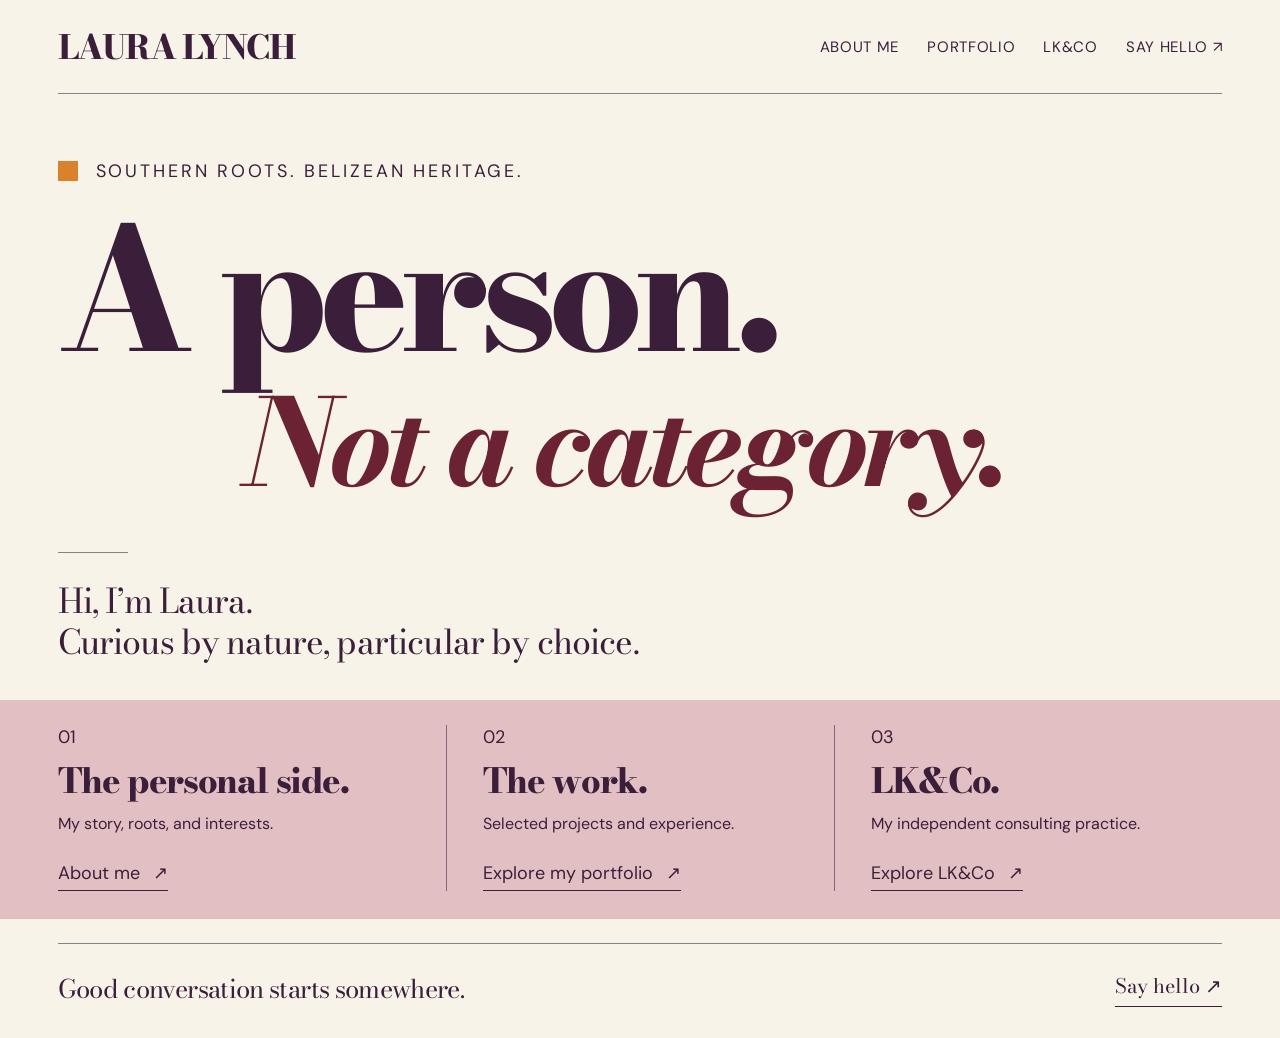
<file: index.html>
<!doctype html>
<html lang="en"><head><meta charset="utf-8"><meta name="viewport" content="width=device-width,initial-scale=1"><title>Laura Lynch | A person. Not a category.</title><meta name="description" content="Southern roots. Belizean heritage. Get to know Laura Lynch, explore her work, and discover Llewelyn, Keel & Co."><link rel="stylesheet" href="assets/styles.css"><script src="assets/site.js" defer></script></head>
<body class="home"><a class="skip" href="#main">Skip to content</a>
<header class="site-header shell"><a class="wordmark" href="index.html" aria-label="Laura Lynch, home">LAURA LYNCH</a><button class="nav-toggle" type="button" aria-expanded="false" aria-controls="navigation" hidden>Menu</button><nav id="navigation" class="nav" aria-label="Main navigation"><a class="home-link" href="index.html" aria-current="page">Home</a><a href="about.html">About me</a><a href="work.html">Portfolio</a><a href="lkco.html">LK&Co</a><a href="contact.html">Say hello <span aria-hidden="true">↗</span></a></nav></header>
<main id="main"><section class="hero shell" aria-labelledby="home-title"><p class="eyebrow">Southern roots. Belizean heritage.</p><h1 id="home-title">A person.</h1><p class="offset">Not a category.</p><p class="home-intro">Hi, I’m Laura.<br>Curious by nature, particular by choice.</p></section>
<section class="destinations" aria-label="Explore"><div class="destination-grid shell"><article class="destination"><p class="number">01</p><h2>The personal side.</h2><p>My story, roots, and interests.</p><a class="text-link" href="about.html">About me <span class="arrow" aria-hidden="true">↗</span></a></article><article class="destination"><p class="number">02</p><h2>The work.</h2><p>Selected projects and experience.</p><a class="text-link" href="work.html">Explore my portfolio <span class="arrow" aria-hidden="true">↗</span></a></article><article class="destination"><p class="number">03</p><h2>LK&Co.</h2><p>My independent consulting practice.</p><a class="text-link" href="lkco.html">Explore LK&Co <span class="arrow" aria-hidden="true">↗</span></a></article></div></section></main>
<footer class="site-footer shell"><p class="footer-thought">Good conversation starts somewhere.</p><div class="footer-links"><a class="text-link" href="contact.html">Say hello <span aria-hidden="true">↗</span></a></div></footer>
<noscript><style>.nav{display:flex}.nav-toggle{display:none}</style></noscript></body></html>
</file>
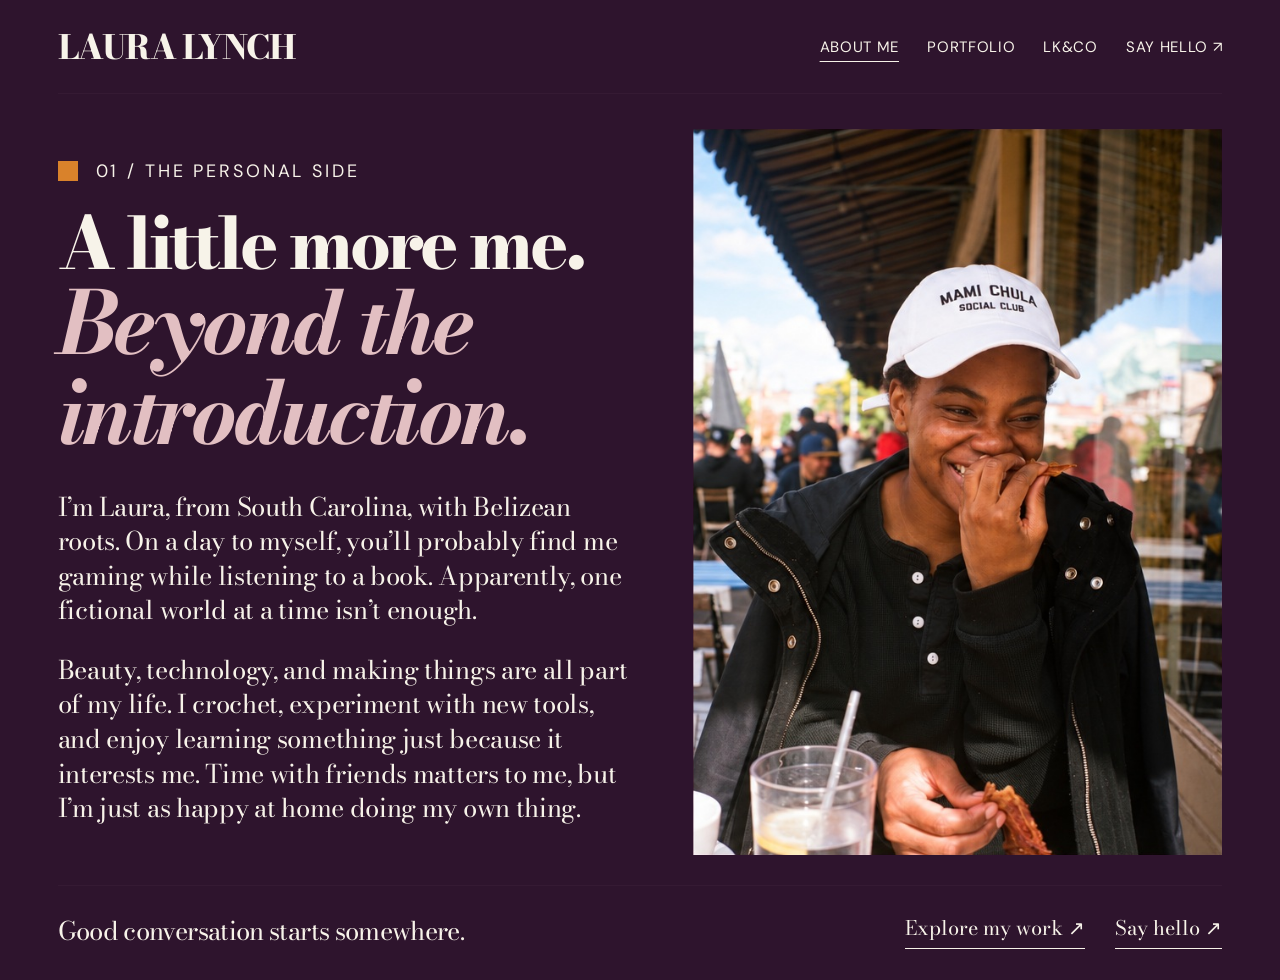
<file: about.html>
<!doctype html>
<html lang="en"><head><meta charset="utf-8"><meta name="viewport" content="width=device-width,initial-scale=1"><title>The personal side | Laura Lynch</title><meta name="description" content="A little more Laura: Southern roots, Belizean heritage, books, gaming, beauty, and making things."><link rel="stylesheet" href="assets/styles.css"><script src="assets/site.js" defer></script></head>
<body class="about"><a class="skip" href="#main">Skip to content</a>
<header class="site-header shell"><a class="wordmark" href="index.html" aria-label="Laura Lynch, home">LAURA LYNCH</a><button class="nav-toggle" type="button" aria-expanded="false" aria-controls="navigation" hidden>Menu</button><nav id="navigation" class="nav" aria-label="Main navigation"><a class="home-link" href="index.html">Home</a><a href="about.html" aria-current="page">About me</a><a href="work.html">Portfolio</a><a href="lkco.html">LK&Co</a><a href="contact.html">Say hello <span aria-hidden="true">↗</span></a></nav></header>
<main id="main" class="about-layout shell"><section class="about-copy" aria-labelledby="about-title"><p class="eyebrow">01 / The personal side</p><h1 id="about-title">A little more me.</h1><p class="offset">Beyond the<br>introduction.</p><p>I’m Laura, from South Carolina, with Belizean roots. On a day to myself, you’ll probably find me gaming while listening to a book. Apparently, one fictional world at a time isn’t enough.</p><p>Beauty, technology, and making things are all part of my life. I crochet, experiment with new tools, and enjoy learning something just because it interests me. Time with friends matters to me, but I’m just as happy at home doing my own thing.</p></section><figure class="portrait"><img src="assets/about-photo-source.jpg" alt="Laura laughing at an outdoor restaurant, wearing a Mami Chula Social Club cap." width="1536" height="1024" fetchpriority="high"></figure></main>
<footer class="site-footer shell"><p class="footer-thought">Good conversation starts somewhere.</p><div class="footer-links"><a class="text-link" href="work.html">Explore my work <span aria-hidden="true">↗</span></a><a class="text-link" href="contact.html">Say hello <span aria-hidden="true">↗</span></a></div></footer>
<noscript><style>.nav{display:flex}.nav-toggle{display:none}</style></noscript></body></html>
</file>
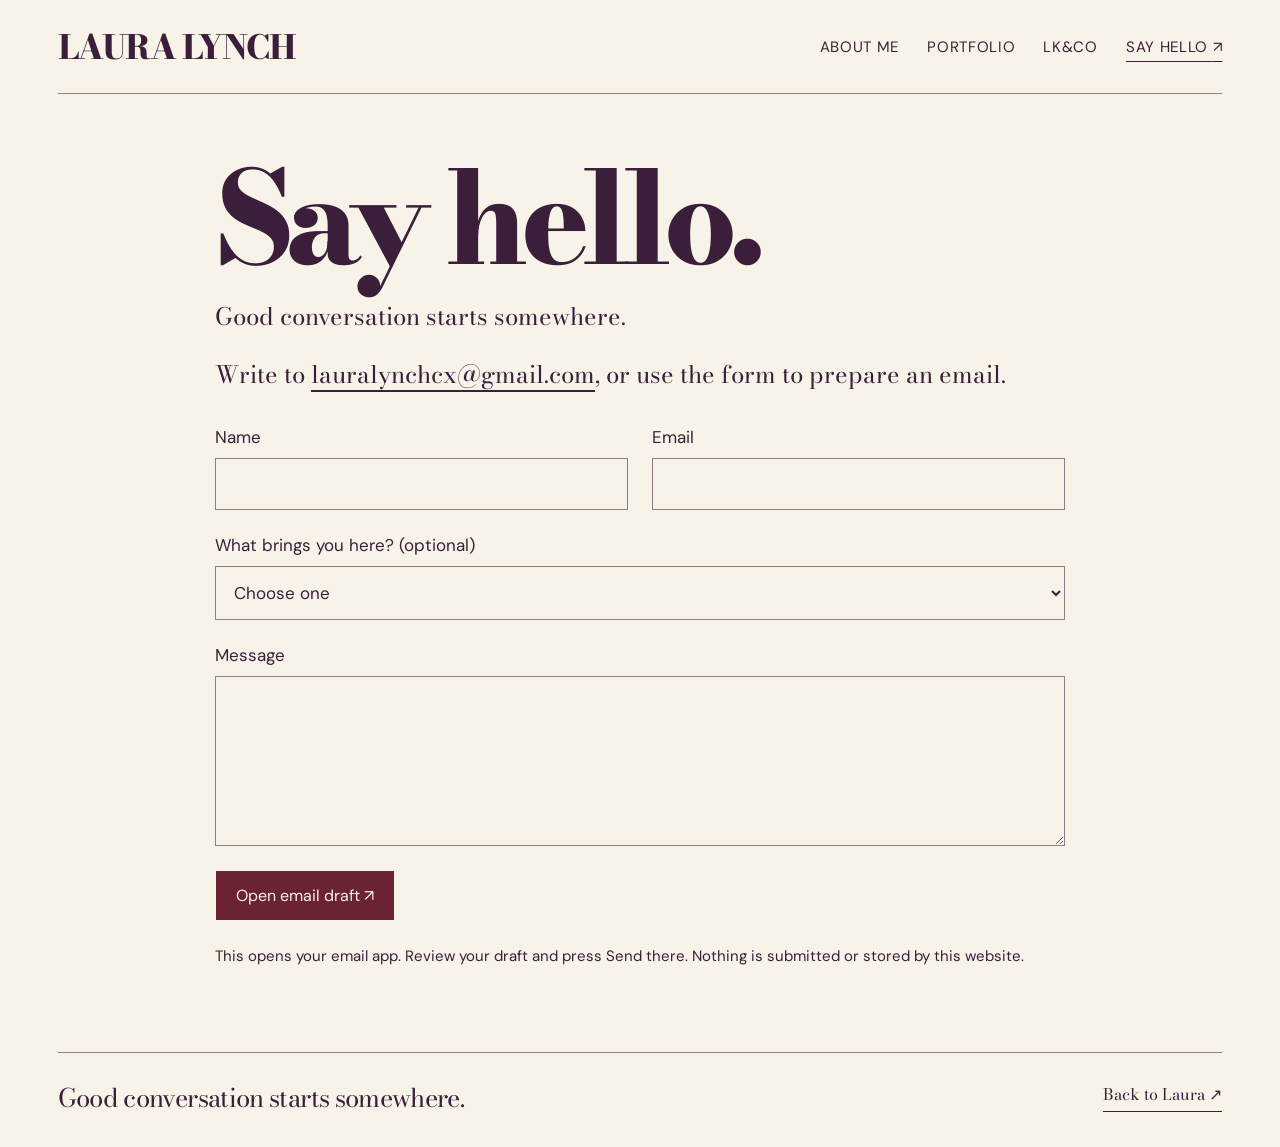
<file: contact.html>
<!doctype html>
<html lang="en"><head><meta charset="utf-8"><meta name="viewport" content="width=device-width,initial-scale=1"><title>Say hello | Laura Lynch</title><meta name="description" content="Get in touch with Laura Lynch about a professional opportunity, an LK&Co inquiry, or just to say hello."><link rel="stylesheet" href="assets/styles.css"><script src="assets/site.js" defer></script></head>
<body><a class="skip" href="#main">Skip to content</a>
<header class="site-header shell"><a class="wordmark" href="index.html" aria-label="Laura Lynch, home">LAURA LYNCH</a><button class="nav-toggle" type="button" aria-expanded="false" aria-controls="navigation" hidden>Menu</button><nav id="navigation" class="nav" aria-label="Main navigation"><a class="home-link" href="index.html">Home</a><a href="about.html">About me</a><a href="work.html">Portfolio</a><a href="lkco.html">LK&Co</a><a href="contact.html" aria-current="page">Say hello <span aria-hidden="true">↗</span></a></nav></header>
<main id="main" class="contact-main shell"><h1>Say hello.</h1><p>Good conversation starts somewhere.</p><p>Write to <a href="mailto:lauralynchcx@gmail.com">lauralynchcx@gmail.com</a>, or use the form to prepare an email.</p><form id="contact-form" class="contact-form"><div class="field"><label for="name">Name</label><input id="name" name="name" autocomplete="name" required maxlength="120"></div><div class="field"><label for="email">Email</label><input id="email" name="email" type="email" autocomplete="email" required maxlength="254"></div><div class="field full"><label for="reason">What brings you here? <span>(optional)</span></label><select id="reason" name="reason"><option value="">Choose one</option><option>General hello</option><option>Professional opportunity</option><option>LK&Co inquiry</option><option>Something else</option></select></div><div class="field full"><label for="message">Message</label><textarea id="message" name="message" required maxlength="10000"></textarea></div><button class="button" type="submit">Open email draft <span aria-hidden="true">↗</span></button><p class="form-note" id="form-status" role="status">This opens your email app. Review your draft and press Send there. Nothing is submitted or stored by this website.</p></form><noscript><p class="no-js">Please email <a href="mailto:lauralynchcx@gmail.com">lauralynchcx@gmail.com</a> directly; preparing a draft with this form requires JavaScript.</p><style>.contact-form{display:none}</style></noscript></main>
<footer class="site-footer shell"><p class="footer-thought">Good conversation starts somewhere.</p><a class="text-link" href="index.html">Back to Laura <span aria-hidden="true">↗</span></a></footer>
<noscript><style>.nav{display:flex}.nav-toggle{display:none}</style></noscript></body></html>
</file>
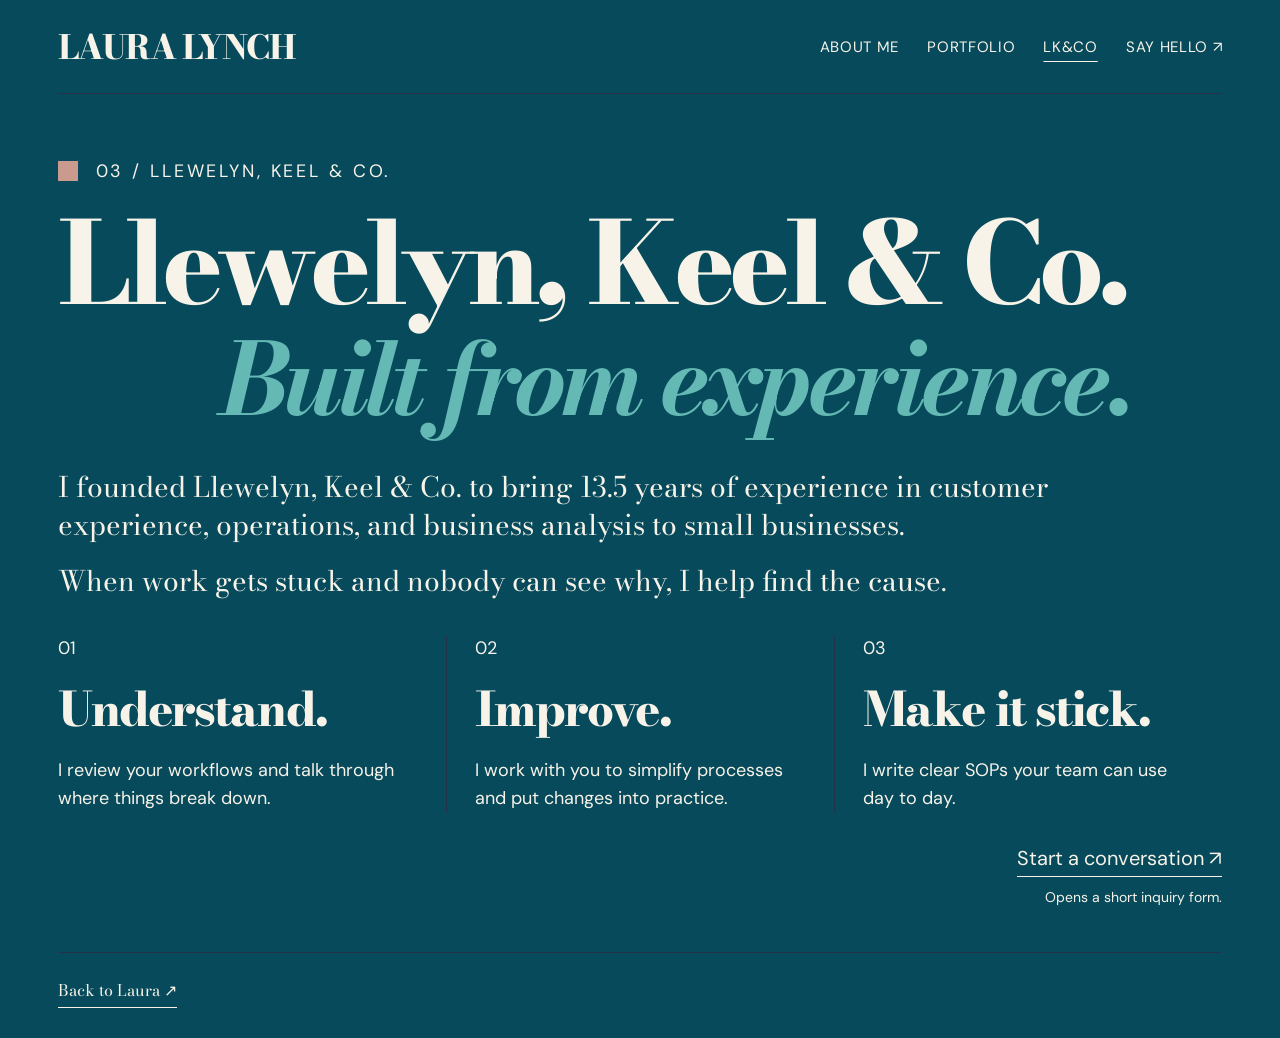
<file: lkco.html>
<!doctype html>
<html lang="en"><head><meta charset="utf-8"><meta name="viewport" content="width=device-width,initial-scale=1"><title>Llewelyn, Keel & Co. | Laura Lynch</title><meta name="description" content="Independent operations consulting. Practical problem-solving, clearer processes, and thoughtful follow-through for small businesses."><link rel="stylesheet" href="assets/styles.css"><script src="assets/site.js" defer></script></head>
<body class="lkco"><a class="skip" href="#main">Skip to content</a>
<header class="site-header shell"><a class="wordmark" href="index.html" aria-label="Laura Lynch, home">LAURA LYNCH</a><button class="nav-toggle" type="button" aria-expanded="false" aria-controls="navigation" hidden>Menu</button><nav id="navigation" class="nav" aria-label="Main navigation"><a class="home-link" href="index.html">Home</a><a href="about.html">About me</a><a href="work.html">Portfolio</a><a href="lkco.html" aria-current="page">LK&Co</a><a href="contact.html">Say hello <span aria-hidden="true">↗</span></a></nav></header>
<main id="main" class="shell"><section class="hero" aria-labelledby="lkco-title"><p class="eyebrow">03 / Llewelyn, Keel & Co.</p><h1 class="inner-title" id="lkco-title">Llewelyn, Keel & Co.</h1><p class="offset">Built from experience.</p><div class="lkco-intro"><p>I founded Llewelyn, Keel & Co. to bring 13.5 years of experience in customer experience, operations, and business analysis to small businesses.</p><p>When work gets stuck and nobody can see why, I help find the cause.</p></div></section>
<section class="steps" aria-label="How I work"><article class="step"><p class="number">01</p><h2>Understand.</h2><p>I review your workflows and talk through where things break down.</p></article><article class="step"><p class="number">02</p><h2>Improve.</h2><p>I work with you to simplify processes and put changes into practice.</p></article><article class="step"><p class="number">03</p><h2>Make it stick.</h2><p>I write clear SOPs your team can use day to day.</p></article></section>
<div class="consulting-cta"><a class="text-link" href="contact.html?reason=lkco">Start a conversation <span aria-hidden="true">↗</span></a><p class="cta-help">Opens a short inquiry form.</p></div></main>
<footer class="site-footer shell"><a class="text-link" href="index.html">Back to Laura <span aria-hidden="true">↗</span></a></footer>
<noscript><style>.nav{display:flex}.nav-toggle{display:none}</style></noscript></body></html>
</file>
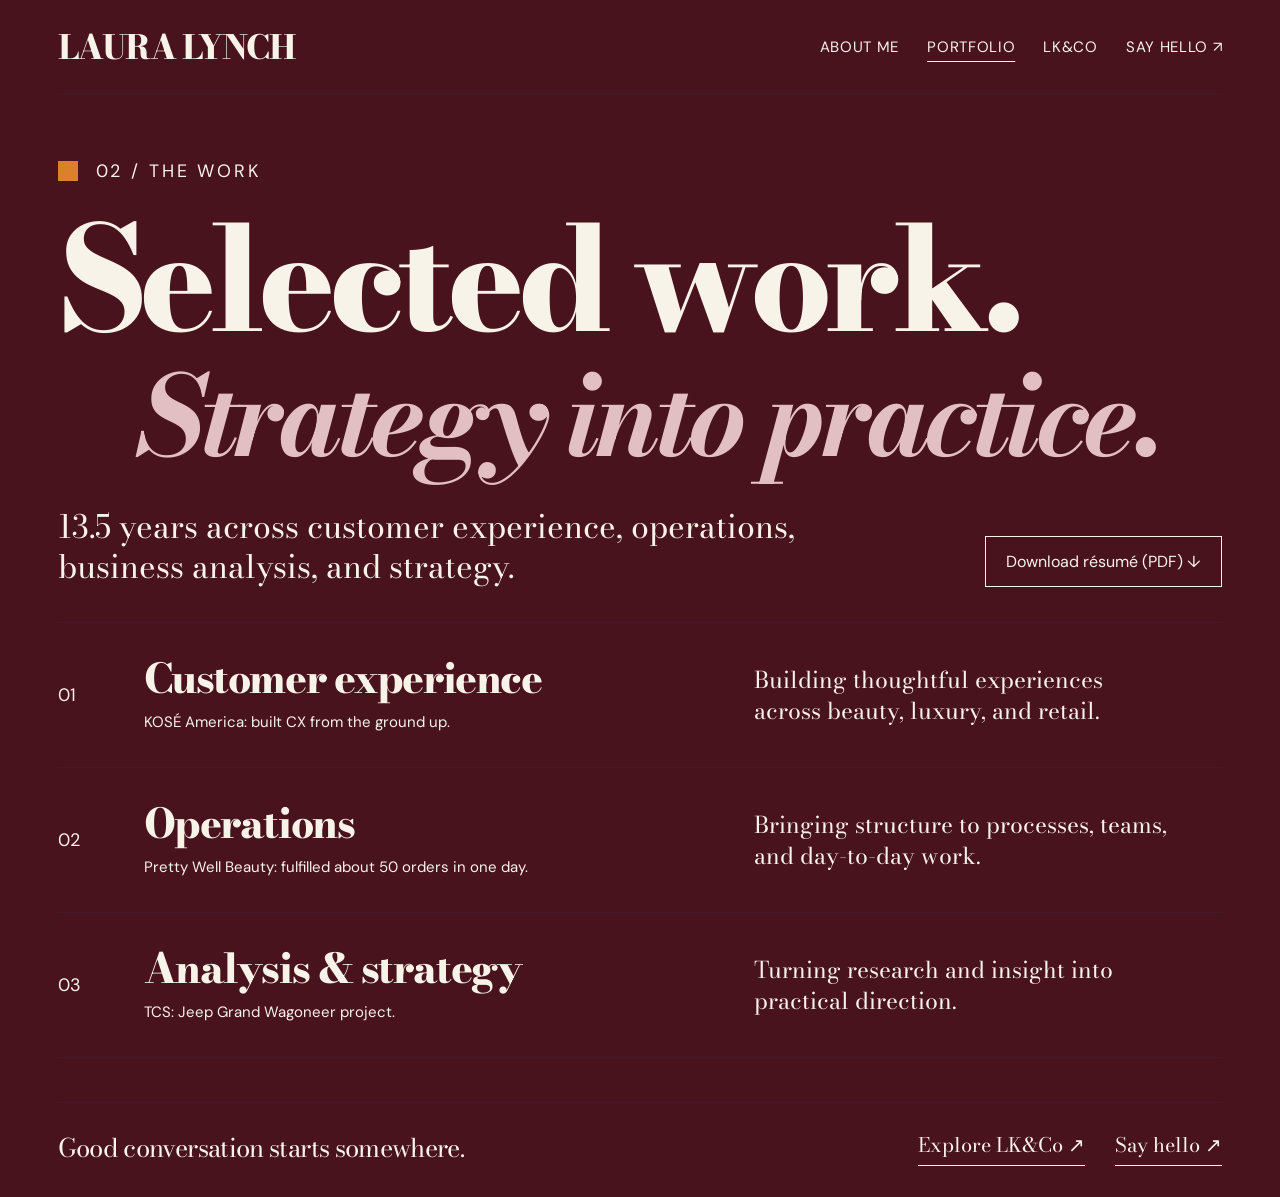
<file: work.html>
<!doctype html>
<html lang="en"><head><meta charset="utf-8"><meta name="viewport" content="width=device-width,initial-scale=1"><title>Selected work | Laura Lynch</title><meta name="description" content="13.5 years across customer experience, operations, business analysis, and strategy in beauty, luxury, and retail."><link rel="stylesheet" href="assets/styles.css"><script src="assets/site.js" defer></script></head>
<body class="work"><a class="skip" href="#main">Skip to content</a>
<header class="site-header shell"><a class="wordmark" href="index.html" aria-label="Laura Lynch, home">LAURA LYNCH</a><button class="nav-toggle" type="button" aria-expanded="false" aria-controls="navigation" hidden>Menu</button><nav id="navigation" class="nav" aria-label="Main navigation"><a class="home-link" href="index.html">Home</a><a href="about.html">About me</a><a href="work.html" aria-current="page">Portfolio</a><a href="lkco.html">LK&Co</a><a href="contact.html">Say hello <span aria-hidden="true">↗</span></a></nav></header>
<main id="main" class="shell"><section class="hero" aria-labelledby="work-title"><p class="eyebrow">02 / The work</p><h1 class="inner-title" id="work-title">Selected work.</h1><p class="offset">Strategy into practice.</p><div class="work-intro"><p>13.5 years across customer experience, operations, business analysis, and strategy.</p><a class="button" href="assets/laura-lynch-resume.pdf" download>Download résumé (PDF) <span aria-hidden="true">↓</span></a></div></section>
<section class="work-list" aria-label="Selected experience"><article class="work-row" id="customer-experience"><p class="number">01</p><div><h2>Customer experience</h2><p class="proof">KOSÉ America: built CX from the ground up.</p></div><p class="work-description">Building thoughtful experiences across beauty, luxury, and retail.</p></article><article class="work-row" id="operations"><p class="number">02</p><div><h2>Operations</h2><p class="proof">Pretty Well Beauty: fulfilled about 50 orders in one day.</p></div><p class="work-description">Bringing structure to processes, teams, and day-to-day work.</p></article><article class="work-row" id="analysis-strategy"><p class="number">03</p><div><h2>Analysis & strategy</h2><p class="proof">TCS: Jeep Grand Wagoneer project.</p></div><p class="work-description">Turning research and insight into practical direction.</p></article></section></main>
<footer class="site-footer shell"><p class="footer-thought">Good conversation starts somewhere.</p><div class="footer-links"><a class="text-link" href="lkco.html">Explore LK&Co <span aria-hidden="true">↗</span></a><a class="text-link" href="contact.html">Say hello <span aria-hidden="true">↗</span></a></div></footer>
<noscript><style>.nav{display:flex}.nav-toggle{display:none}</style></noscript></body></html>
</file>
<file: assets/styles.css>
@import url('fonts.css');

:root{--ivory:#f7f3e9;--eggplant:#3b1f3a;--burgundy:#6b2233;--blush:#e2bfc2;--orange:#d9822b;--bg:var(--ivory);--ink:var(--eggplant);--accent:var(--burgundy);--line:color-mix(in srgb,var(--ink) 55%,transparent);--serif:'Bodoni Moda',Didot,'Bodoni MT','Times New Roman',serif;--sans:'DM Sans',Arial,sans-serif}
*{box-sizing:border-box}html{scroll-behavior:smooth}body{margin:0;background:var(--bg);color:var(--ink);font-family:var(--serif);-webkit-font-smoothing:antialiased}body.about{--bg:#2e142d;--ink:var(--ivory);--accent:var(--blush)}body.work{--bg:#49131e;--ink:var(--ivory);--accent:var(--blush)}body.lkco{--bg:#074a5b;--ink:var(--ivory);--accent:#65b9b5}a{color:inherit;text-underline-offset:.3em}a:hover{text-decoration-thickness:2px}a:focus-visible,button:focus-visible,input:focus-visible,select:focus-visible,textarea:focus-visible{outline:3px solid var(--orange);outline-offset:5px}::selection{background:var(--accent);color:var(--bg)}.skip{position:absolute;top:-100px;left:20px;background:var(--ivory);color:var(--eggplant);padding:12px;z-index:10}.skip:focus{top:10px}.shell{width:min(1440px,91%);margin-inline:auto}.site-header{min-height:94px;display:flex;align-items:center;justify-content:space-between;gap:30px;border-bottom:1px solid var(--line)}.wordmark{font-size:clamp(24px,2.6vw,39px);font-weight:800;letter-spacing:-.045em;text-decoration:none;white-space:nowrap}.nav{display:flex;align-items:center;gap:clamp(18px,2.2vw,36px);font-family:var(--sans);font-size:15px;text-transform:uppercase;letter-spacing:.045em}.nav a{text-decoration:none;padding:10px 0;white-space:nowrap}.nav a[aria-current=page]{text-decoration:underline;text-underline-offset:9px;text-decoration-thickness:1px}.nav .home-link{display:none}.nav-toggle{display:none}.site-footer{display:flex;justify-content:space-between;align-items:center;gap:25px;padding:25px 0 30px;border-top:1px solid var(--line);margin-top:44px}.footer-thought{margin:0;font-size:clamp(20px,2vw,29px);letter-spacing:-.025em}.footer-links{display:flex;flex-wrap:wrap;gap:30px;font-size:20px}.text-link{display:inline-block;text-decoration:none;border-bottom:1px solid currentColor;padding-bottom:5px}.arrow{display:inline-block;margin-left:8px;font-family:Arial,sans-serif}.eyebrow{font-family:var(--sans);font-size:clamp(14px,1.4vw,20px);text-transform:uppercase;letter-spacing:.16em;display:flex;align-items:center;gap:18px;margin:0 0 25px}.eyebrow:before{content:'';width:20px;height:20px;flex:none;background:var(--orange)}.lkco .eyebrow:before{background:#c99a8d}h1,h2,h3,p{margin-top:0}.hero{padding-top:65px}.hero h1{font-weight:800;font-size:clamp(85px,13.1vw,200px);line-height:.98;letter-spacing:-.05em;margin:0}.hero .offset{font-size:clamp(60px,9.4vw,144px);font-style:italic;font-weight:700;color:var(--accent);line-height:1.1;letter-spacing:-.05em;margin:5px 0 0 16%}.home-intro{font-size:clamp(24px,2.65vw,39px);line-height:1.23;margin:42px 0 36px;letter-spacing:-.025em}.home-intro:before{content:'';display:block;width:70px;border-top:1px solid var(--line);margin-bottom:28px}.destinations{background:var(--blush);color:var(--eggplant);padding:25px 0 28px}.destination-grid{display:grid;grid-template-columns:repeat(3,minmax(0,1fr))}.destination{padding:0 28px 0 36px;border-left:1px solid var(--line);display:flex;flex-direction:column;align-items:flex-start}.destination:first-child{border-left:0;padding-left:0}.destination:last-child{padding-right:28px}.number{font:18px var(--sans);margin:0 0 13px}.destination h2{font-size:clamp(23px,2.7vw,40px);line-height:1.1;letter-spacing:-.04em;font-weight:800;white-space:nowrap;margin-bottom:12px}.destination p:not(.number){overflow-wrap:break-word;font:16px/1.5 var(--sans);margin-bottom:25px}.destination .text-link{font:18px var(--sans);margin-top:auto}.home .site-footer{margin-top:24px}.about-layout{display:grid;grid-template-columns:1.08fr 1fr;column-gap:5.5%;padding-top:35px}.about-copy{padding-top:10px;font-size:clamp(21px,2vw,29px);line-height:1.35;letter-spacing:-.012em}.about-copy h1{font-weight:800;font-size:clamp(48px,5.6vw,84px);line-height:.98;letter-spacing:-.055em;margin:0}.about-copy .offset{font-size:clamp(50px,6.8vw,102px);line-height:1.03;font-style:italic;font-weight:700;color:var(--accent);letter-spacing:-.04em;margin:0 0 32px}.about-copy .eyebrow{margin:20px 0 25px}.about-copy p{margin-bottom:25px}.portrait{position:relative;overflow:hidden;aspect-ratio:625/858;align-self:start;margin:0}.portrait img{position:absolute;width:245.76%;max-width:none;height:auto;left:-135.04%;top:-9.9068%}.about .site-footer{margin-top:30px}.inner-title{font-size:clamp(74px,11.3vw,170px)!important}.work .hero .offset{font-size:clamp(50px,8.7vw,130px);margin-left:7%}.work-intro{display:flex;align-items:flex-end;justify-content:space-between;gap:32px;margin:30px 0 35px}.work-intro p{font-size:clamp(22px,2.5vw,35px);max-width:780px;line-height:1.25;margin:0}.button{display:inline-block;padding:14px 20px;border:1px solid currentColor;text-decoration:none;font:16px var(--sans);white-space:nowrap}.button:hover{background:var(--ink);color:var(--bg)}.work-list{border-top:1px solid var(--line)}.work-row{display:grid;grid-template-columns:60px 1.25fr 1fr;gap:26px;align-items:center;padding:25px 0;min-height:145px;border-bottom:1px solid var(--line)}.work-row .number{margin:0}.work-row h2{font-size:clamp(25px,3.2vw,45px);line-height:1.1;letter-spacing:-.035em;margin:0 0 10px;font-weight:800}.proof{font:15px/1.5 var(--sans);margin:0}.work-description{font-size:23px;line-height:1.35;margin:0;max-width:420px}.lkco .inner-title{font-size:clamp(56px,8.9vw,134px)!important}.lkco .hero .offset{font-size:clamp(49px,7.8vw,116px);margin-left:14%}.lkco-intro{font-size:clamp(22px,2.2vw,32px);line-height:1.35;max-width:1080px;margin-top:34px}.lkco-intro p{margin-bottom:18px}.steps{display:grid;grid-template-columns:repeat(3,minmax(0,1fr));margin-top:36px}.step{padding:0 28px;border-left:1px solid var(--line)}.step:first-child{padding-left:0;border:0}.step h2{font-size:clamp(29px,3.7vw,52px);letter-spacing:-.04em;margin:0 0 12px;font-weight:800}.step p:not(.number){font:18px/1.55 var(--sans);margin-bottom:0}.consulting-cta{text-align:right;margin-top:32px}.consulting-cta .text-link{font:20px var(--sans)}.cta-help{font:14px/1.5 var(--sans);margin:10px 0 0}.contact-main{max-width:850px;padding-top:60px;padding-bottom:40px}.contact-main h1{font-size:clamp(70px,10vw,130px);font-weight:800;letter-spacing:-.06em;line-height:1;margin-bottom:18px}.contact-main>p{font-size:24px;line-height:1.4}.contact-form{display:grid;grid-template-columns:1fr 1fr;gap:24px;margin-top:35px;font:17px var(--sans)}.field{display:flex;flex-direction:column;gap:10px}.field.full{grid-column:1/-1}input,textarea,select{font:inherit;color:var(--ink);background:transparent;border:1px solid var(--line);border-radius:0;padding:14px;width:100%}textarea{min-height:170px;resize:vertical}button{cursor:pointer}.contact-form button{background:var(--burgundy);color:var(--ivory);justify-self:start}.form-note{font:15px/1.5 var(--sans);grid-column:1/-1;margin:0}.no-js{font:16px/1.5 var(--sans)}[hidden]{display:none!important}
@media(min-width:1600px){.hero h1{font-size:200px}.hero .offset{font-size:144px}}
@media(max-width:1000px){.nav{gap:16px;font-size:13px}.site-header{gap:20px}.about-layout{gap:35px}.destination{padding-inline:22px}.destination h2{font-size:29px}.destination p:not(.number){font-size:15px}.work-row{grid-template-columns:38px 1.15fr 1fr;gap:18px}.work-description{font-size:20px}.footer-thought{font-size:23px}.footer-links{gap:18px;font-size:17px}.step{padding-inline:20px}}
@media(max-width:720px){.shell{width:88%}.site-header{min-height:80px;position:relative;flex-wrap:wrap;gap:0}.wordmark{font-size:28px}.nav-toggle{display:block;border:0;border-bottom:1px solid var(--ink);padding:8px 0;background:none;color:var(--ink);font:15px var(--sans)}.nav{width:100%;display:none;flex-direction:column;align-items:flex-start;padding:18px 0 22px;gap:5px;font-size:16px}.nav.is-open{display:flex}.nav .home-link{display:block}.hero{padding-top:42px}.hero h1{font-size:clamp(74px,16vw,115px)}.hero .offset{font-size:clamp(48px,10.6vw,77px);margin:12px 0 0 6%;line-height:1.04}.eyebrow{font-size:15px;line-height:1.5;letter-spacing:.11em;gap:12px;margin-bottom:25px}.eyebrow:before{width:14px;height:14px}.home-intro{font-size:26px;margin-top:33px}.home-intro:before{margin-bottom:22px;width:45px}.destination-grid,.steps{grid-template-columns:1fr}.destinations{padding:0}.destination,.destination:first-child,.destination:last-child{padding:25px 0;border-left:0;border-bottom:1px solid var(--line)}.destination:last-child{border-bottom:0}.destination h2{font-size:36px}.destination p:not(.number){font-size:17px;margin-bottom:18px}.destination .text-link{font-size:18px}.number{font-size:16px}.site-footer{align-items:flex-start;flex-direction:column;padding:22px 0 28px;margin-top:28px;gap:20px}.footer-thought{font-size:24px}.footer-links{font-size:18px;gap:22px}.about-layout{display:flex;flex-direction:column;padding-top:28px;gap:22px}.about-copy{font-size:22px;line-height:1.45}.about-copy h1{font-size:clamp(58px,12.5vw,88px);line-height:1.02}.about-copy .offset{font-size:clamp(47px,10.5vw,72px);margin:7px 0 28px}.about-copy .eyebrow{margin:12px 0 22px}.portrait{width:100%;margin-top:0}.inner-title{font-size:clamp(65px,13vw,98px)!important}.work .hero .offset{font-size:clamp(44px,9vw,66px);margin-left:4%}.work-intro{align-items:flex-start;flex-direction:column;margin-top:25px;gap:25px}.work-intro p{font-size:25px}.work-row{grid-template-columns:30px 1fr;gap:12px;padding:26px 0}.work-row h2{font-size:32px}.work-description{grid-column:2;font-size:21px}.proof{font-size:16px}.lkco .inner-title{font-size:clamp(52px,10.4vw,76px)!important}.lkco .hero .offset{font-size:clamp(45px,9vw,64px);margin-left:3%}.lkco-intro{font-size:23px;margin-top:28px}.steps{margin-top:25px}.step,.step:first-child{border-left:0;border-top:1px solid var(--line);padding:24px 0}.step h2{font-size:39px}.step p:not(.number){font-size:18px}.consulting-cta{text-align:left;margin-top:12px}.contact-main{padding-top:40px}.contact-form{grid-template-columns:1fr}.field{grid-column:1/-1}.contact-main>p{font-size:22px}}
@media(prefers-reduced-motion:reduce){html{scroll-behavior:auto}}
</file>
